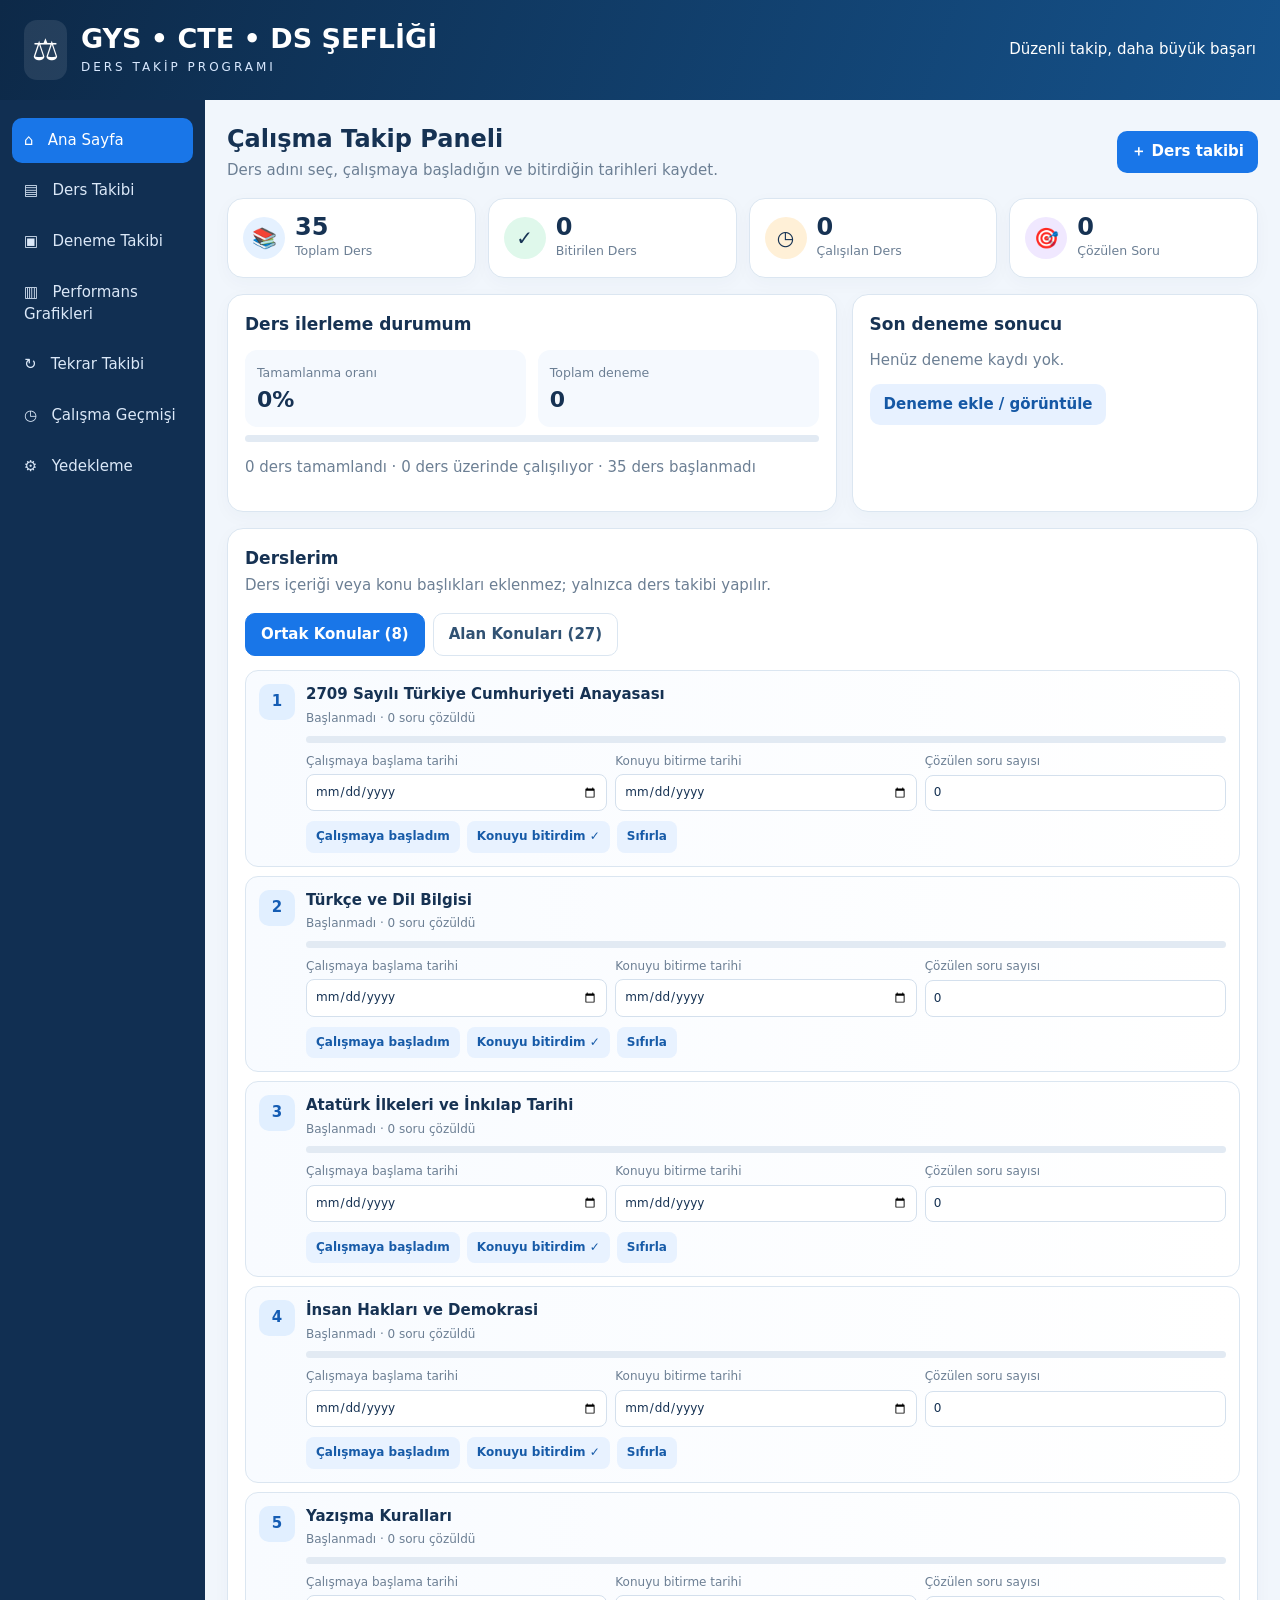
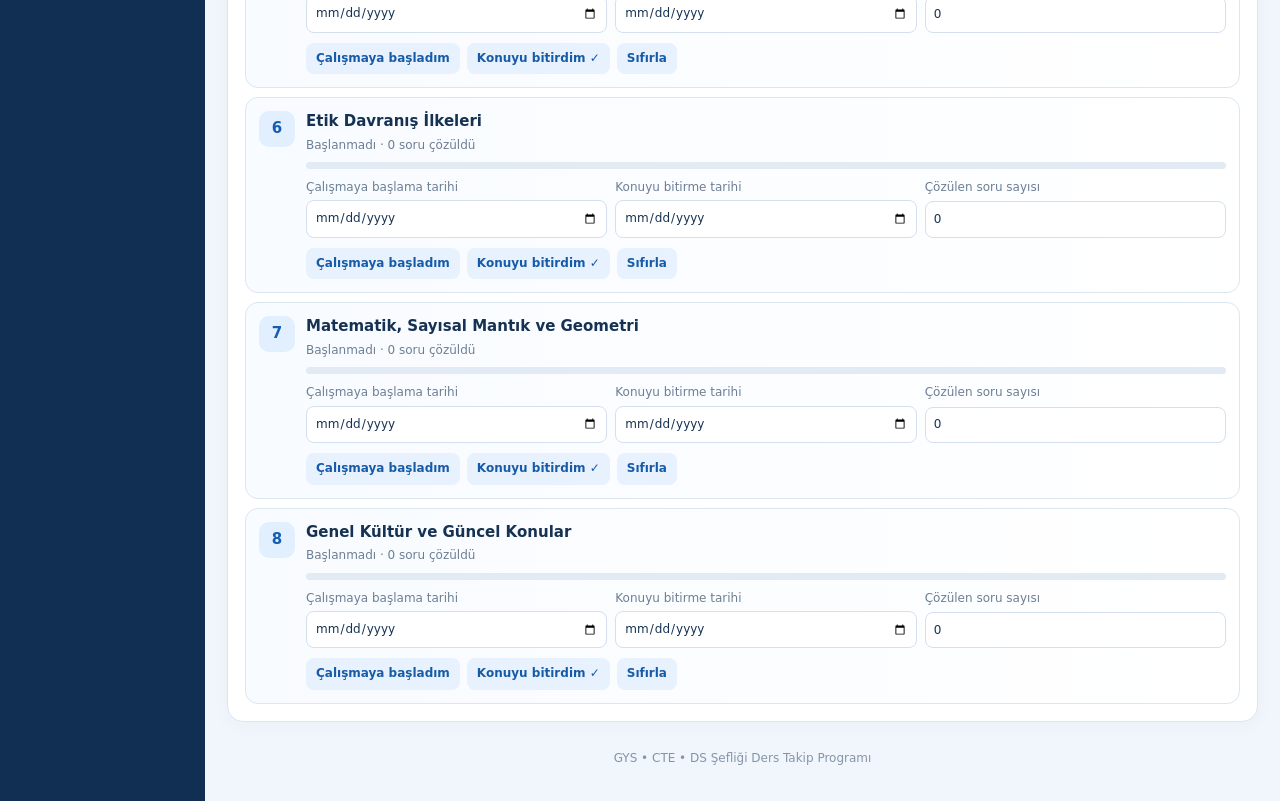
<file: index.html>
<!doctype html>
<html lang="tr"><head><meta charset="utf-8"><meta name="viewport" content="width=device-width,initial-scale=1"><meta name="theme-color" content="#102d50"><title>GYS • CTE • DS Şefliği | Ders Takip Programı</title>
<style>
:root{--navy:#112f52;--blue:#1976e8;--green:#0c9a6b;--pale:#eff6fd;--line:#dbe6f1;--text:#163253;--muted:#6c7f94}*{box-sizing:border-box}body{margin:0;background:#f1f6fc;color:var(--text);font:15px/1.45 system-ui,-apple-system,"Segoe UI",sans-serif}button,input,select{font:inherit}button{cursor:pointer}.top{background:linear-gradient(110deg,#0d2948,#15528b);color:white;padding:20px 24px;display:flex;align-items:center;justify-content:space-between;gap:10px;flex-wrap:wrap}.brand{display:flex;align-items:center;gap:14px}.logo{font-size:30px;background:#ffffff18;border-radius:13px;padding:8px}.brand h1{margin:0;font-size:clamp(19px,3vw,27px);line-height:1.15}.brand p{margin:5px 0 0;letter-spacing:3px;font-size:12px;color:#d9e9ff}.layout{display:grid;grid-template-columns:205px minmax(0,1fr);min-height:calc(100vh - 90px)}aside{background:var(--navy);padding:18px 12px}.navbtn{display:block;width:100%;border:0;background:transparent;color:#dbe8f8;text-align:left;padding:12px;border-radius:10px;margin-bottom:5px}.navbtn.active,.navbtn:hover{background:var(--blue);color:#fff}main{padding:22px;min-width:0}.head{display:flex;justify-content:space-between;align-items:center;gap:12px;flex-wrap:wrap;margin-bottom:16px}.head h2{margin:0;font-size:24px}.head p{margin:4px 0 0;color:var(--muted)}.btn{border:0;border-radius:10px;padding:10px 14px;background:var(--blue);color:#fff;font-weight:700}.btn.alt{background:#e7f1ff;color:#1558a5}.btn.green{background:var(--green)}.btn.red{background:#df4747}.stats{display:grid;grid-template-columns:repeat(4,minmax(0,1fr));gap:12px;margin-bottom:16px}.stat,.panel{background:#fff;border:1px solid var(--line);border-radius:16px;box-shadow:0 5px 18px #14365c08}.stat{padding:15px;display:flex;gap:10px;align-items:center}.bubble{width:42px;height:42px;border-radius:50%;display:grid;place-items:center;background:#e5f1ff;font-size:20px}.stat:nth-child(2) .bubble{background:#dff8eb}.stat:nth-child(3) .bubble{background:#fff0d7}.stat:nth-child(4) .bubble{background:#f0e8ff}.stat strong{display:block;font-size:24px;line-height:1.1}.stat small{color:var(--muted)}.panel{padding:17px;margin-bottom:16px}.panel h3{margin:0 0 13px;font-size:17px}.tabs{display:flex;gap:8px;flex-wrap:wrap;margin-bottom:14px}.tab{padding:10px 15px;border-radius:10px;border:1px solid var(--line);background:#fff;color:#315273;font-weight:700}.tab.active{background:var(--blue);border-color:var(--blue);color:#fff}.contentgrid{display:grid;grid-template-columns:minmax(0,1.2fr) minmax(280px,.8fr);gap:15px}.course-list{display:grid;gap:9px}.course{border:1px solid var(--line);border-radius:13px;padding:13px;display:grid;grid-template-columns:36px minmax(0,1fr);gap:11px;background:linear-gradient(90deg,#f8fbff,#fff)}.num{width:36px;height:36px;border-radius:10px;background:#e1efff;color:#155db4;font-weight:800;display:grid;place-items:center}.course h4{margin:0;font-size:15px}.meta{font-size:12px;color:var(--muted);margin-top:4px}.progress{height:7px;border-radius:8px;background:#e2eaf3;overflow:hidden;margin-top:8px}.progress span{display:block;height:100%;background:var(--green)}.fields{display:grid;grid-template-columns:repeat(3,minmax(0,1fr));gap:8px;margin-top:10px}.fields label,.formgrid label{display:grid;gap:4px;color:var(--muted);font-size:12px}.fields input,.formgrid input,.formgrid select{width:100%;min-width:0;padding:8px;border:1px solid #d4e0ed;border-radius:8px;color:var(--text);background:white}.actions{display:flex;gap:7px;flex-wrap:wrap;margin-top:10px}.smallbtn{border:0;background:#e8f2ff;color:#175ba8;padding:7px 10px;border-radius:8px;font-size:12px;font-weight:700}.smallbtn.done{background:#d9f8e9;color:#087b54}.formgrid{display:grid;grid-template-columns:repeat(2,minmax(0,1fr));gap:10px}.formgrid .wide{grid-column:1/-1}.tablewrap{overflow:auto}table{width:100%;border-collapse:collapse;font-size:13px}th,td{text-align:left;padding:10px 8px;border-bottom:1px solid #e8eef5;white-space:nowrap}th{background:#f5f9fe;color:#45617f}.muted{color:var(--muted)}.empty{text-align:center;color:var(--muted);padding:20px}.hidden{display:none!important}.summaryrow{display:flex;gap:12px;flex-wrap:wrap}.summarybox{flex:1;min-width:100px;background:#f5f9fe;border-radius:12px;padding:12px}.summarybox strong{display:block;font-size:22px}.mobilebar{display:none}.toast{position:fixed;bottom:18px;right:18px;background:#102d50;color:white;padding:12px 16px;border-radius:10px;display:none;z-index:10}.footer{text-align:center;color:#8495a8;font-size:12px;padding:12px}
@media(max-width:950px){.layout{grid-template-columns:165px minmax(0,1fr)}main{padding:14px}.stats{grid-template-columns:repeat(2,minmax(0,1fr))}.contentgrid{grid-template-columns:1fr}}
@media(max-width:650px){.top{padding:14px}.layout{display:block}aside{display:none}main{padding:12px 10px 75px}.stats{gap:8px}.stat{padding:10px;gap:7px}.bubble{width:34px;height:34px;font-size:17px}.stat strong{font-size:20px}.panel{padding:12px}.fields{grid-template-columns:1fr 1fr}.fields label:last-child{grid-column:1/-1}.formgrid{grid-template-columns:1fr}.formgrid .wide{grid-column:auto}.head h2{font-size:21px}.mobilebar{display:flex;position:fixed;bottom:0;left:0;right:0;background:#fff;border-top:1px solid var(--line);padding:8px;justify-content:space-around;z-index:5}.mobilebar button{border:0;background:transparent;color:#42617f;font-size:11px;display:grid;justify-items:center;gap:3px}.mobilebar span{font-size:18px}}
</style></head><body>
<header class="top"><div class="brand"><div class="logo">⚖️</div><div><h1>GYS • CTE • DS ŞEFLİĞİ</h1><p>DERS TAKİP PROGRAMI</p></div></div><div>Düzenli takip, daha büyük başarı</div></header>
<div class="layout"><aside><button class="navbtn active" data-page="home">⌂ &nbsp; Ana Sayfa</button><button class="navbtn" data-page="courses">▤ &nbsp; Ders Takibi</button><button class="navbtn" data-page="exams">▣ &nbsp; Deneme Takibi</button><button class="navbtn" data-page="performance">▥ &nbsp; Performans Grafikleri</button><button class="navbtn" data-page="reviews">↻ &nbsp; Tekrar Takibi</button><button class="navbtn" data-page="history">◷ &nbsp; Çalışma Geçmişi</button><button class="navbtn" data-page="backup">⚙ &nbsp; Yedekleme</button></aside>
<main>
<section id="home" class="page"><div class="head"><div><h2>Çalışma Takip Paneli</h2><p>Ders adını seç, çalışmaya başladığın ve bitirdiğin tarihleri kaydet.</p></div><button class="btn" onclick="showPage('courses')">＋ Ders takibi</button></div>
<div class="stats"><div class="stat"><div class="bubble">📚</div><div><strong id="nCourses">35</strong><small>Toplam Ders</small></div></div><div class="stat"><div class="bubble">✓</div><div><strong id="nDone">0</strong><small>Bitirilen Ders</small></div></div><div class="stat"><div class="bubble">◷</div><div><strong id="nActive">0</strong><small>Çalışılan Ders</small></div></div><div class="stat"><div class="bubble">🎯</div><div><strong id="nQuestions">0</strong><small>Çözülen Soru</small></div></div></div>
<div class="contentgrid"><div class="panel"><h3>Ders ilerleme durumum</h3><div class="summaryrow"><div class="summarybox"><small class="muted">Tamamlanma oranı</small><strong id="pct">0%</strong></div><div class="summarybox"><small class="muted">Toplam deneme</small><strong id="nExams">0</strong></div></div><div class="progress"><span id="allbar" style="width:0%"></span></div><p class="muted" id="progressText">Ders takibine başladığında ilerlemen burada görünecek.</p></div><div class="panel"><h3>Son deneme sonucu</h3><div id="lastExam" class="muted">Henüz deneme kaydı yok.</div><button class="btn alt" style="margin-top:12px" onclick="showPage('exams')">Deneme ekle / görüntüle</button></div></div>
<div class="panel"><div class="head"><div><h3 style="margin:0">Derslerim</h3><p class="muted">Ders içeriği veya konu başlıkları eklenmez; yalnızca ders takibi yapılır.</p></div></div><div class="tabs"><button class="tab active" data-kind="common">Ortak Konular (8)</button><button class="tab" data-kind="field">Alan Konuları (27)</button></div><div id="homeCourses" class="course-list"></div></div></section>
<section id="courses" class="page hidden"><div class="head"><div><h2>Ders Takibi</h2><p>Her ders için çalışma başlangıç tarihi, bitiş tarihi ve çözdüğün soru sayısını gir.</p></div></div><div class="tabs"><button class="tab active" data-kind="common">Ortak Konular (8)</button><button class="tab" data-kind="field">Alan Konuları (27)</button></div><div class="panel"><div id="courseList" class="course-list"></div></div></section>
<section id="exams" class="page hidden"><div class="head"><div><h2>Deneme Takibi</h2><p>Deneme tarihini, doğru ve yanlış sayısını kaydet. Net = doğru − yanlış / 4.</p></div></div><div class="contentgrid"><div class="panel"><h3 id="examHeading">Yeni deneme ekle</h3><form id="examForm"><div class="formgrid"><label class="wide">Deneme adı<input id="examName" required placeholder="Örn. GYS Deneme 1"></label><label>Tarih<input id="examDate" type="date" required></label><label>Toplam soru<input id="examTotal" type="number" min="1" value="100" required></label><label>Doğru<input id="examCorrect" type="number" min="0" value="0" required></label><label>Yanlış<input id="examWrong" type="number" min="0" value="0" required></label><label class="wide">Not (isteğe bağlı)<input id="examNote" placeholder="Kısa not"></label></div><p id="netPreview" class="muted">Net: 0</p><button class="btn green" type="submit">Denemeyi kaydet</button> <button id="cancelEdit" class="btn alt hidden" type="button">İptal</button></form></div><div class="panel"><h3>Deneme özeti</h3><div class="summaryrow"><div class="summarybox"><small>Toplam doğru</small><strong id="sumC">0</strong></div><div class="summarybox"><small>Toplam yanlış</small><strong id="sumW">0</strong></div><div class="summarybox"><small>Ortalama net</small><strong id="avgN">0</strong></div></div></div></div><div class="panel"><h3>Kaydedilen denemeler</h3><div class="tablewrap"><table><thead><tr><th>Deneme</th><th>Tarih</th><th>Doğru</th><th>Yanlış</th><th>Boş</th><th>Net</th><th>İşlem</th></tr></thead><tbody id="examRows"></tbody></table></div><div id="noExams" class="empty">Henüz deneme eklenmedi.</div></div></section>
<section id="performance" class="page hidden"><div class="head"><div><h2>Performans Analizi</h2><p>Çalışma, tekrar ve deneme verilerini profesyonel grafiklerle takip et.</p></div><button class="btn alt" onclick="renderPerformance()">↻ Grafikleri yenile</button></div><div class="stats"><div class="stat"><div class="bubble">↻</div><div><strong id="pReviewCount">0</strong><small>Toplam tekrar</small></div></div><div class="stat"><div class="bubble">🎯</div><div><strong id="pReviewQuestions">0</strong><small>Tekrar sorusu</small></div></div><div class="stat"><div class="bubble">📈</div><div><strong id="pExamNet">0</strong><small>Son deneme neti</small></div></div><div class="stat"><div class="bubble">✓</div><div><strong id="pCompletion">0%</strong><small>Ders tamamlama</small></div></div></div><div class="contentgrid"><div class="panel"><h3>Tekrar performansı</h3><p class="muted">Tarihe göre tekrarda çözülen soru sayısı</p><div id="reviewChart"></div></div><div class="panel"><h3>Deneme net gelişimi</h3><p class="muted">Deneme tarihine göre net puan</p><div id="examChart"></div></div></div><div class="panel"><h3>Ders bazında soru performansı</h3><p class="muted">En fazla soru çözdüğün ilk 8 ders</p><div id="courseChart"></div></div><div class="panel"><h3>Çalışma özeti</h3><div class="summaryrow"><div class="summarybox"><small class="muted">Ders çalışma soruları</small><strong id="pCourseQuestions">0</strong></div><div class="summarybox"><small class="muted">Tekrar soruları</small><strong id="pReviewQuestions2">0</strong></div><div class="summarybox"><small class="muted">Deneme sayısı</small><strong id="pExamCount">0</strong></div><div class="summarybox"><small class="muted">Toplam çalışma + tekrar sorusu</small><strong id="pAllQuestions">0</strong></div></div></div></section><section id="reviews" class="page hidden"><div class="head"><div><h2>Tekrar Takibi</h2><p>Bir konuyu tekrar ettiğinde tarihi ve o tekrarda çözdüğün soru sayısını ayrı ayrı kaydet.</p></div></div><div class="contentgrid"><div class="panel"><h3>Yeni tekrar kaydı</h3><form id="reviewForm"><div class="formgrid"><label class="wide">Tekrar edilen ders / konu<select id="reviewCourse" required></select></label><label>Tekrar tarihi<input id="reviewDate" type="date" required></label><label>Bu tekrarda çözülen soru<input id="reviewQuestions" type="number" min="0" value="0" required></label><label class="wide">Not (isteğe bağlı)<input id="reviewNote" placeholder="Örn. yanlış yaptığım maddeleri tekrar ettim"></label></div><button class="btn green" type="submit" style="margin-top:12px">Tekrarı kaydet</button></form></div><div class="panel"><h3>Tekrar özeti</h3><div class="summaryrow"><div class="summarybox"><small>Toplam tekrar</small><strong id="reviewCount">0</strong></div><div class="summarybox"><small>Tekrarda çözülen soru</small><strong id="reviewQuestionSum">0</strong></div></div><p class="muted">Aynı dersi farklı tarihlerde tekrar ettiğinde her tekrar ayrı bir kayıt olarak tutulur.</p></div></div><div class="panel"><h3>Tekrar geçmişim</h3><div class="tablewrap"><table><thead><tr><th>Tekrar tarihi</th><th>Ders / konu</th><th>Çözülen soru</th><th>Not</th><th>İşlem</th></tr></thead><tbody id="reviewRows"></tbody></table></div><div id="noReviews" class="empty">Henüz tekrar kaydı yok.</div></div></section><section id="history" class="page hidden"><div class="head"><div><h2>Çalışma Geçmişi</h2><p>Ders çalışma başlangıç ve bitiş tarihlerin ile soru sayıları burada görünür.</p></div></div><div class="panel"><div class="tablewrap"><table><thead><tr><th>Ders</th><th>Durum</th><th>Başlangıç tarihi</th><th>Bitiş tarihi</th><th>Çözülen soru</th></tr></thead><tbody id="historyRows"></tbody></table></div></div></section>
<section id="backup" class="page hidden"><div class="head"><div><h2>Yedekleme</h2><p>Kayıtlar şu anda kullandığın tarayıcıda saklanır.</p></div></div><div class="panel"><h3>Verilerini yedekle</h3><p class="muted">Ders tarihleri, soru sayıları ve deneme kayıtlarını JSON dosyasına kaydedebilirsin.</p><button class="btn" id="exportBtn">Yedeği indir</button> <label class="btn alt" for="importFile">Yedeği geri yükle</label><input id="importFile" type="file" accept="application/json" class="hidden"><p style="margin-top:18px"><button class="btn red" id="resetBtn">Tüm kayıtları sıfırla</button></p></div></section><div class="footer">GYS • CTE • DS Şefliği Ders Takip Programı</div></main></div>
<nav class="mobilebar"><button onclick="showPage('home')"><span>⌂</span>Ana Sayfa</button><button onclick="showPage('courses')"><span>▤</span>Ders Takibi</button><button onclick="showPage('exams')"><span>▣</span>Denemeler</button><button onclick="showPage('performance')"><span>▥</span>Grafikler</button><button onclick="showPage('reviews')"><span>↻</span>Tekrar</button></nav><div id="toast" class="toast"></div>
<script>
const common=["2709 Sayılı Türkiye Cumhuriyeti Anayasası","Türkçe ve Dil Bilgisi","Atatürk İlkeleri ve İnkılap Tarihi","İnsan Hakları ve Demokrasi","Yazışma Kuralları","Etik Davranış İlkeleri","Matematik, Sayısal Mantık ve Geometri","Genel Kültür ve Güncel Konular"];
const field=["Kamu Ön Malî Kontrol Yönetmeliği","Kamu İç Kontrol Yönetmeliği","3071 Sayılı Dilekçe Hakkının Kullanılmasına Dair Kanun","5018 Sayılı Kamu Malî Yönetimi ve Kontrol Kanunu","4735 Sayılı Kamu İhale Sözleşmeleri Kanunu","4734 Sayılı Kamu İhale Kanunu","Kamu Zararlarının Tahsili Yönetmeliği","Merkezî Yönetim Harcama Belgeleri Yönetmeliği","Kamu İhale Genel Tebliği","Adalet Bakanlığı Disiplin Yönetmeliği","5395 Sayılı Çocuk Koruma Kanunu","Çocuk Koruma Kanununun Uygulanmasına İlişkin Usûl ve Esaslar Hakkında Yönetmelik","Çocuk Koruma Tedbirleri Yönetmeliği","5402 Sayılı Denetimli Serbestlik Hizmetleri Kanunu","5275 Sayılı Ceza ve Güvenlik Tedbirlerinin İnfazı Hakkında Kanun","6331 Sayılı İş Sağlığı ve Güvenliği Kanunu","5271 Sayılı Ceza Muhakemesi Kanunu","5237 Sayılı Türk Ceza Kanunu","657 Sayılı Devlet Memurları Kanunu","5510 Sayılı Sosyal Sigortalar ve Genel Sağlık Sigortası Kanunu","7201 Sayılı Tebligat Kanunu","4675 Sayılı İnfaz Hâkimliği Kanunu","Ceza İnfaz Kurumlarının Yönetimi ile Ceza ve Güvenlik Tedbirlerinin İnfazı Hakkında Yönetmelik","Denetimli Serbestlik Tedavi Hizmetleri","Denetimli Serbestlik Yönetmeliği","Taşınır Mal Yönetmeliği","Cinsel Dokunulmazlığa Karşı Suçlar Yönetmeliği"];
let state={courses:{},exams:[],reviews:[]},kind="common",editing=null;const $=id=>document.getElementById(id),today=()=>new Date().toISOString().slice(0,10),names=()=>kind==="common"?common:field;
function esc(s){return String(s??"").replace(/[&<>"']/g,c=>({"&":"&amp;","<":"&lt;",">":"&gt;",'"':"&quot;","'":"&#39;"}[c]))}
function load(){try{let d=JSON.parse(localStorage.getItem("gysTrackerV2"));if(d&&d.courses)state=d;else{let old=JSON.parse(localStorage.getItem("gysTrackerV1"));if(old){state.exams=old.exams||[];Object.keys(old.topics||{}).forEach(k=>{let p=k.lastIndexOf("::"),s=k.slice(0,p),t=old.topics[k];if(!state.courses[s])state.courses[s]={start:"",end:"",questions:0,done:false};state.courses[s].questions+=Number(t.questions)||0;if(t.done){state.courses[s].done=true;state.courses[s].end=t.date||"";}})}}}catch(e){}if(!Array.isArray(state.reviews))state.reviews=[]}
function save(){localStorage.setItem("gysTrackerV2",JSON.stringify(state));renderAll();toast("Kayıt kaydedildi ✓")}
function toast(s){let t=$("toast");t.textContent=s;t.style.display="block";clearTimeout(window.tm);window.tm=setTimeout(()=>t.style.display="none",1800)}
function get(n){return state.courses[n]||{start:"",end:"",questions:0,done:false}}
function stats(){let all=[...common,...field],done=0,active=0,q=0;all.forEach(n=>{let x=get(n);if(x.done)done++;else if(x.start)active++;q+=Number(x.questions)||0});return{all:all.length,done,active,q,pct:Math.round(done/all.length*100)}}
function showPage(id){document.querySelectorAll(".page").forEach(x=>x.classList.toggle("hidden",x.id!==id));document.querySelectorAll(".navbtn").forEach(x=>x.classList.toggle("active",x.dataset.page===id));if(id==="history")renderHistory();if(id==="exams")renderExams();if(id==="reviews")renderReviews();if(id==="performance")renderPerformance();window.scrollTo({top:0,behavior:"smooth"})}
document.querySelectorAll(".navbtn").forEach(b=>b.onclick=()=>showPage(b.dataset.page));
document.querySelectorAll("[data-kind]").forEach(b=>b.onclick=()=>{kind=b.dataset.kind;document.querySelectorAll("[data-kind]").forEach(x=>x.classList.toggle("active",x.dataset.kind===kind));renderCourses()});
function card(n,i){let x=get(n),pct=x.done?100:x.start?50:0,status=x.done?"Tamamlandı":x.start?"Çalışılıyor":"Başlanmadı";return '<div class="course"><div class="num">'+(i+1)+'</div><div><h4>'+esc(n)+'</h4><div class="meta">'+status+' · '+(x.questions||0)+' soru çözüldü</div><div class="progress"><span style="width:'+pct+'%"></span></div><div class="fields"><label>Çalışmaya başlama tarihi<input type="date" value="'+esc(x.start)+'" onchange="updateCourse('+JSON.stringify(n)+',\'start\',this.value)"></label><label>Konuyu bitirme tarihi<input type="date" value="'+esc(x.end)+'" onchange="updateCourse('+JSON.stringify(n)+',\'end\',this.value)"></label><label>Çözülen soru sayısı<input type="number" min="0" value="'+Number(x.questions||0)+'" onchange="updateCourse('+JSON.stringify(n)+',\'questions\',this.value)"></label></div><div class="actions"><button class="smallbtn" onclick="startCourse('+JSON.stringify(n)+')">Çalışmaya başladım</button><button class="smallbtn '+(x.done?'done':'')+'" onclick="finishCourse('+JSON.stringify(n)+')">'+(x.done?'✓ Tamamlandı':'Konuyu bitirdim ✓')+'</button><button class="smallbtn" onclick="clearCourse('+JSON.stringify(n)+')">Sıfırla</button></div></div></div>'}
function renderCourses(){let arr=names();$("courseList").innerHTML=arr.map(card).join("");$("homeCourses").innerHTML=arr.map(card).join("")}
function updateCourse(n,f,v){let x=get(n);if(f==="questions")x.questions=Math.max(0,Number(v)||0);else{x[f]=v;if(f==="start"&&v&&!x.done&& !x.start)x.start=v;if(f==="end"&&v)x.done=true;if(f==="end"&&!v)x.done=false;if(f==="start"&&!v){x.start="";}}state.courses[n]=x;save()}
function startCourse(n){let x=get(n);if(!x.start)x.start=today();x.done=false;x.end="";state.courses[n]=x;save()}
function finishCourse(n){let x=get(n);if(!x.start)x.start=today();x.done=true;x.end=today();state.courses[n]=x;save()}
function clearCourse(n){if(confirm("Bu dersin takip kayıtları sıfırlansın mı?")){delete state.courses[n];save()}}
function fillReviewCourses(){let s=$("reviewCourse"),old=s.value;let all=[...common,...field];s.innerHTML='<option value="">Ders / konu seç</option>'+all.map(n=>'<option value="'+esc(n)+'">'+esc(n)+'</option>').join("");if(all.includes(old))s.value=old}
$("reviewDate").value=today();
$("reviewForm").onsubmit=e=>{e.preventDefault();let course=$("reviewCourse").value;if(!course){alert("Lütfen ders veya konu seç.");return}state.reviews.push({id:Date.now(),course,date:$("reviewDate").value,questions:Math.max(0,Number($("reviewQuestions").value)||0),note:$("reviewNote").value.trim()});$("reviewQuestions").value=0;$("reviewNote").value="";$("reviewDate").value=today();save();showPage("reviews");toast("Tekrar kaydedildi ✓")};
function deleteReview(id){if(confirm("Bu tekrar kaydı silinsin mi?")){state.reviews=state.reviews.filter(x=>x.id!==id);save()}}
function renderReviews(){fillReviewCourses();let a=(state.reviews||[]).slice().sort((x,y)=>y.date.localeCompare(x.date)||y.id-x.id);$("reviewCount").textContent=a.length;$("reviewQuestionSum").textContent=a.reduce((s,x)=>s+(Number(x.questions)||0),0).toLocaleString("tr-TR");$("reviewRows").innerHTML=a.map(x=>'<tr><td>'+esc(x.date)+'</td><td>'+esc(x.course)+'</td><td>'+Number(x.questions||0)+'</td><td>'+esc(x.note||"—")+'</td><td><button class="smallbtn" onclick="deleteReview('+x.id+')">Sil</button></td></tr>').join("")||'<tr><td colspan="5" class="empty">Henüz tekrar kaydı yok.</td></tr>'}
function makeLineChart(values,labels,empty){if(!values.length)return '<div class="empty">'+empty+'</div>';let max=Math.max(1,...values),w=620,h=230,L=42,R=16,T=18,B=35,iw=w-L-R,ih=h-T-B,step=values.length>1?iw/(values.length-1):0,grid='',pts=[],dots='',labs='';for(let k=0;k<=4;k++){let y=T+ih*(1-k/4);grid+='<line x1="'+L+'" y1="'+y+'" x2="'+(w-R)+'" y2="'+y+'" stroke="#e7eef6"/><text x="'+(L-7)+'" y="'+(y+4)+'" text-anchor="end" font-size="10" fill="#8192a6">'+Math.round(max*k/4)+'</text>'}values.forEach((v,i)=>{let x=L+(values.length===1?iw/2:step*i),y=T+ih-v/max*ih;pts.push(x+','+y);dots+='<circle cx="'+x+'" cy="'+y+'" r="4" fill="#1976e8" stroke="#fff" stroke-width="2"><title>'+esc(labels[i])+': '+v+'</title></circle>';if(values.length<=7||i%Math.ceil(values.length/6)===0||i===values.length-1)labs+='<text x="'+x+'" y="'+(h-10)+'" text-anchor="middle" font-size="10" fill="#71849a">'+esc(labels[i])+'</text>'});return '<div style="overflow-x:auto"><svg viewBox="0 0 '+w+' '+h+'" style="width:100%;min-width:320px;display:block" role="img">'+grid+'<polyline points="'+pts.join(' ')+'" fill="none" stroke="#1976e8" stroke-width="3" stroke-linecap="round" stroke-linejoin="round"/>'+dots+labs+'</svg></div>'}
function makeBarChart(items){if(!items.length)return '<div class="empty">Derslerde soru sayısı kaydedildiğinde grafik oluşacak.</div>';let html='<div style="overflow-x:auto"><svg viewBox="0 0 720 '+(items.length*38+12)+'" style="width:100%;min-width:420px;display:block" role="img">';items.forEach((x,i)=>{let y=8+i*38,bar=x.value/Math.max(1,...items.map(z=>z.value))*420,label=x.label.length>29?x.label.slice(0,27)+'…':x.label;html+='<text x="228" y="'+(y+15)+'" text-anchor="end" font-size="12" fill="#385673">'+esc(label)+'</text><rect x="240" y="'+y+'" width="420" height="20" rx="6" fill="#edf3fa"/><rect x="240" y="'+y+'" width="'+bar+'" height="20" rx="6" fill="#1976e8"><title>'+esc(x.label)+': '+x.value+' soru</title></rect><text x="'+(247+bar)+'" y="'+(y+15)+'" font-size="11" fill="#385673">'+x.value+'</text>'});return html+'</svg></div>'}
function renderPerformance(){let rr=(state.reviews||[]).slice().sort((a,b)=>a.date.localeCompare(b.date)),by={};rr.forEach(x=>by[x.date]=(by[x.date]||0)+(Number(x.questions)||0));let ds=Object.keys(by),vs=ds.map(d=>by[d]);$('reviewChart').innerHTML=makeLineChart(vs,ds.map(d=>d.slice(5)),'Tekrar kaydı girdikçe grafik oluşacak.');let ex=state.exams.slice().sort((a,b)=>a.date.localeCompare(b.date)),nets=ex.map(x=>Math.max(0,Number(x.correct)-Number(x.wrong)/4));$('examChart').innerHTML=makeLineChart(nets,ex.map(x=>x.date.slice(5)),'Deneme kaydı girdikçe net gelişimin burada görünecek.');let courses=[...common,...field].map(n=>({label:n,value:Number(get(n).questions)||0})).filter(x=>x.value>0).sort((a,b)=>b.value-a.value).slice(0,8);$('courseChart').innerHTML=makeBarChart(courses);let s=stats(),rq=rr.reduce((a,x)=>a+(Number(x.questions)||0),0);$('pReviewCount').textContent=rr.length;$('pReviewQuestions').textContent=rq.toLocaleString('tr-TR');$('pReviewQuestions2').textContent=rq.toLocaleString('tr-TR');$('pExamNet').textContent=(nets.length? nets[nets.length-1]:0).toLocaleString('tr-TR',{maximumFractionDigits:2});$('pCompletion').textContent=s.pct+'%';$('pCourseQuestions').textContent=s.q.toLocaleString('tr-TR');$('pExamCount').textContent=ex.length;$('pAllQuestions').textContent=(s.q+rq).toLocaleString('tr-TR')}
function renderHistory(){let all=[...common,...field].map(n=>({n,...get(n)})).filter(x=>x.start||x.end||x.questions||x.done).sort((a,b)=>(b.end||b.start).localeCompare(a.end||a.start));$("historyRows").innerHTML=all.map(x=>'<tr><td>'+esc(x.n)+'</td><td>'+(x.done?'<span style="color:#07865f;font-weight:700">Tamamlandı</span>':x.start?"Çalışılıyor":"Başlanmadı")+'</td><td>'+esc(x.start||"—")+'</td><td>'+esc(x.end||"—")+'</td><td>'+Number(x.questions||0)+'</td></tr>').join("")||'<tr><td colspan="5" class="empty">Henüz çalışma kaydı yok.</td></tr>'}
function renderAll(){let s=stats();$("nCourses").textContent=s.all;$("nDone").textContent=s.done;$("nActive").textContent=s.active;$("nQuestions").textContent=s.q.toLocaleString("tr-TR");$("pct").textContent=s.pct+"%";$("allbar").style.width=s.pct+"%";$("progressText").textContent=s.done+" ders tamamlandı · "+s.active+" ders üzerinde çalışılıyor · "+(s.all-s.done-s.active)+" ders başlanmadı";$("nExams").textContent=state.exams.length;let e=state.exams.slice().sort((a,b)=>b.date.localeCompare(a.date))[0];$("lastExam").textContent=e?e.name+" · "+e.date+" · "+Math.max(0,e.correct-e.wrong/4).toLocaleString("tr-TR",{maximumFractionDigits:2})+" net":"Henüz deneme kaydı yok.";renderCourses();if(!$("history").classList.contains("hidden"))renderHistory();if(!$("exams").classList.contains("hidden"))renderExams();if(!$("reviews").classList.contains("hidden"))renderReviews();if(!$("performance").classList.contains("hidden"))renderPerformance()}
function preview(){let c=+$("examCorrect").value||0,w=+$("examWrong").value||0,t=+$("examTotal").value||0;$("netPreview").textContent="Net: "+Math.max(0,c-w/4).toLocaleString("tr-TR",{maximumFractionDigits:2})+" · Başarı: "+(t?Math.round(c/t*100):0)+"%"}
["examCorrect","examWrong","examTotal"].forEach(id=>$(id).addEventListener("input",preview));$("examDate").value=today();
$("examForm").onsubmit=e=>{e.preventDefault();let c=+$("examCorrect").value,w=+$("examWrong").value,t=+$("examTotal").value;if(c+w>t){alert("Doğru ve yanlış toplamı toplam soru sayısını aşamaz.");return}let item={id:editing||Date.now(),name:$("examName").value.trim(),date:$("examDate").value,total:t,correct:c,wrong:w,note:$("examNote").value.trim()};state.exams=editing?state.exams.map(x=>x.id===editing?item:x):[...state.exams,item];editing=null;$("examForm").reset();$("examDate").value=today();$("examTotal").value=100;$("examHeading").textContent="Yeni deneme ekle";$("cancelEdit").classList.add("hidden");preview();save()};
$("cancelEdit").onclick=()=>{editing=null;$("examForm").reset();$("examDate").value=today();$("examTotal").value=100;$("examHeading").textContent="Yeni deneme ekle";$("cancelEdit").classList.add("hidden");preview()};
function editExam(id){let x=state.exams.find(e=>e.id===id);if(!x)return;editing=id;$("examName").value=x.name;$("examDate").value=x.date;$("examTotal").value=x.total;$("examCorrect").value=x.correct;$("examWrong").value=x.wrong;$("examNote").value=x.note||"";$("examHeading").textContent="Denemeyi düzenle";$("cancelEdit").classList.remove("hidden");preview();$("examForm").scrollIntoView({behavior:"smooth"})}
function deleteExam(id){if(confirm("Deneme kaydı silinsin mi?")){state.exams=state.exams.filter(e=>e.id!==id);save()}}
function renderExams(){let a=state.exams.slice().sort((x,y)=>y.date.localeCompare(x.date));$("examRows").innerHTML=a.map(e=>'<tr><td>'+esc(e.name)+(e.note?'<small class="muted" style="display:block">'+esc(e.note)+'</small>':'')+'</td><td>'+esc(e.date)+'</td><td>'+e.correct+'</td><td>'+e.wrong+'</td><td>'+Math.max(0,e.total-e.correct-e.wrong)+'</td><td>'+Math.max(0,e.correct-e.wrong/4).toLocaleString("tr-TR",{maximumFractionDigits:2})+'</td><td><button class="smallbtn" onclick="editExam('+e.id+')">Düzenle</button> <button class="smallbtn" onclick="deleteExam('+e.id+')">Sil</button></td></tr>').join("")||'<tr><td colspan="7" class="empty">Henüz deneme eklenmedi.</td></tr>';let c=0,w=0,n=0;a.forEach(e=>{c+=e.correct;w+=e.wrong;n+=Math.max(0,e.correct-e.wrong/4)});$("sumC").textContent=c;$("sumW").textContent=w;$("avgN").textContent=a.length?(n/a.length).toLocaleString("tr-TR",{maximumFractionDigits:2}):"0"}
$("exportBtn").onclick=()=>{let a=document.createElement("a"),u=URL.createObjectURL(new Blob([JSON.stringify(state,null,2)],{type:"application/json"}));a.href=u;a.download="gys-takip-yedek-"+today()+".json";a.click();URL.revokeObjectURL(u)};
$("importFile").onchange=async e=>{let f=e.target.files[0];if(!f)return;try{let d=JSON.parse(await f.text());if(!d.courses||!Array.isArray(d.exams))throw Error();state=d;save();toast("Yedek yüklendi")}catch(x){alert("Yedek dosyası geçersiz.")}e.target.value=""};
$("resetBtn").onclick=()=>{if(confirm("Bütün ders ve deneme kayıtları silinsin mi?")){state={courses:{},exams:[],reviews:[]};save();showPage("home")}};
load();renderAll();preview();
</script></body></html>
</file>
